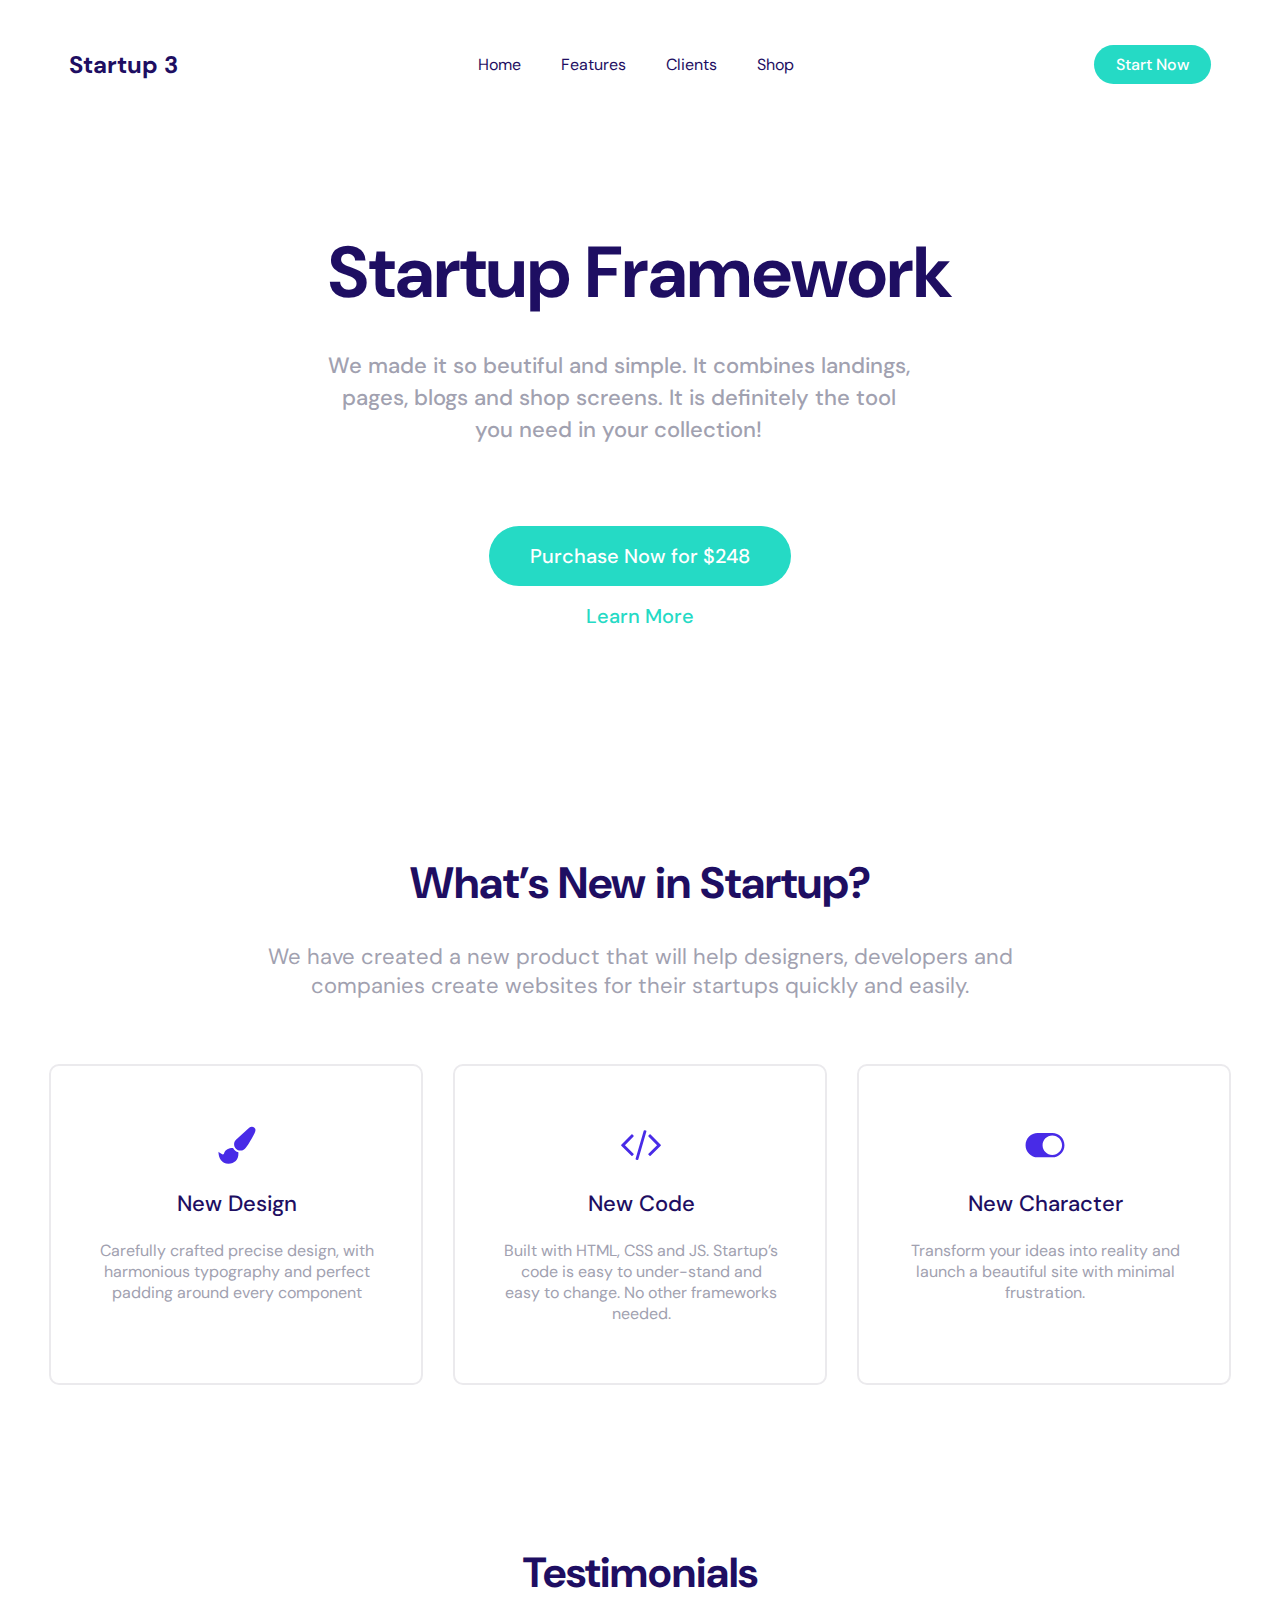
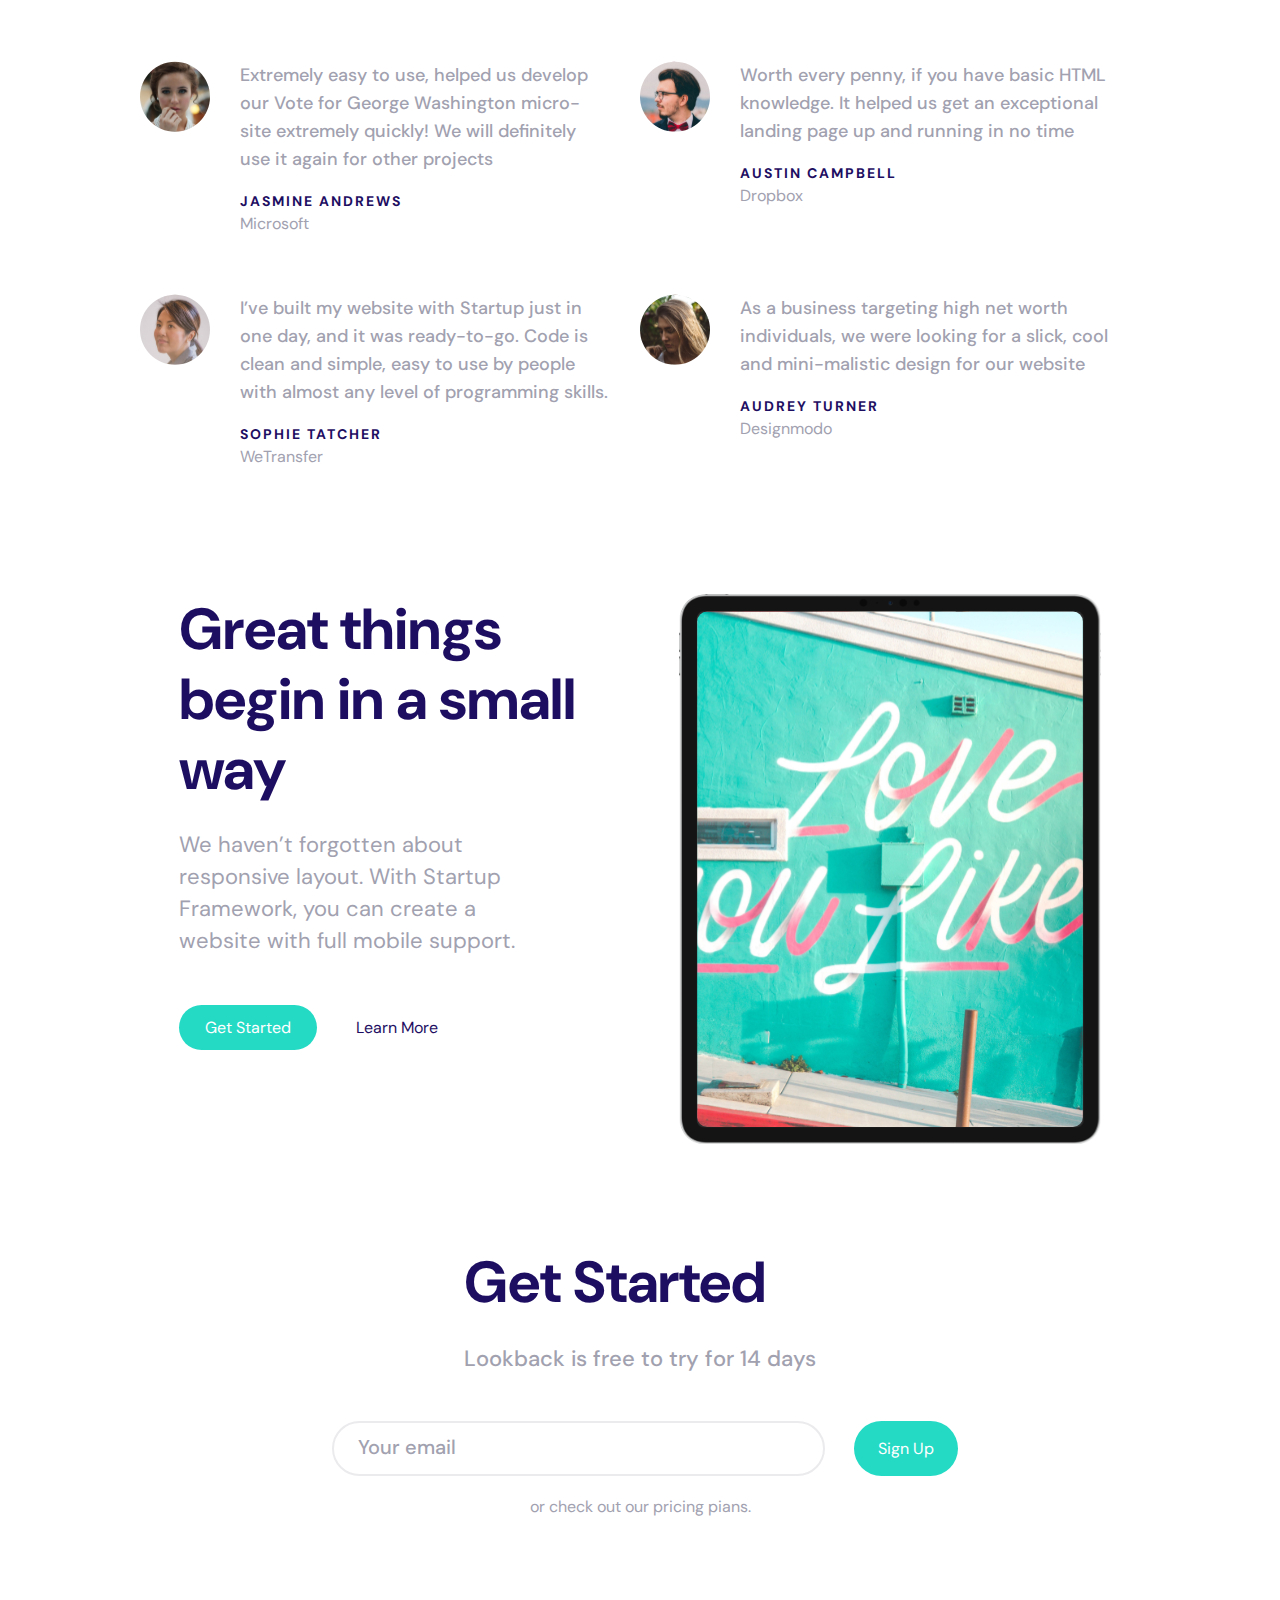
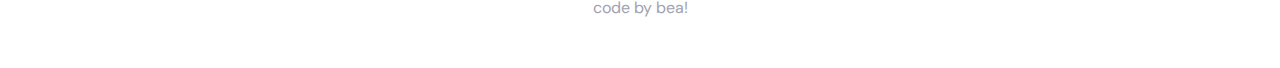
<file: index.html>
<!DOCTYPE html>
<html lang="pt-br">

<head>
    <meta charset="UTF-8">
    <meta name="viewport" content="width=device-width, initial-scale=1.0">
    <link rel="stylesheet" href="/styles/styles.css">
    <link href="https://fonts.googleapis.com/css2?family=DM+Sans:wght@400;500;700&display=swap" rel="stylesheet">
    <title>01</title>
</head>

<body>
    <header class="cabeçalho" id="cabeçalho">

            <p class="empresa_name">Startup 3</p>
            <div class="botoes__header">
                <a href="#" class="botoes__header_options">Home</a>
                <a href="#features" class="botoes__header_options">Features</a>
                <a href="#clients" class="botoes__header_options">Clients</a>
                <a href="#shop" class="botoes__header_options">Shop</a>

            </div>

            <div class="header__buttons">
                <a href="#startnow" class="container_inscrição">Start Now</a>
            </div>
        
    </header>

    <section id="home" class="home">

        <div class="startup_framework">
            <h1 class="startup_framework_title">Startup Framework</h1>
            <p class="startup_framework_text">We made it so beutiful and simple. It combines landings, pages, blogs and
                shop screens. It is definitely the tool you need in your collection! </p>

        </div>

        <div class="container_buttons">
            <a href="#" class="green_button">Purchase Now for $248</a>
            <a href="" class="green_link">Learn More</a>
        </div>
    </section>


    <section id="features" class="features">


        <div class="container__features__texts_boxes">

            <div class="container__features">
                <h1 class="title_feature">What’s New in Startup?</h1>
                <p class="text_feature">We have created a new product that
                    will help designers, developers and companies create websites for their startups quickly and easily.
                </p>
            </div>

            <div class="container_features__content">
                <div class="container_box">
                    <img class="imagem_box" src="/img/brush.svg" alt="">
                    <h3 class="title_box">New Design</h3>
                    <p class="text_box">Carefully crafted precise design, with harmonious typography
                        and perfect padding around every component</p>
                </div>

                <div class="container_box">
                    <img class="imagem_box" src="/img/code.svg" alt="">
                    <h3 class="title_box">New Code</h3>
                    <p class="text_box">Built with HTML, CSS and JS. Startup’s code is easy to
                        under-stand and easy to change. No other frameworks needed.</p>
                </div>

                <div class="container_box">
                    <img class="imagem_box" src="/img/toggle-on.svg" alt="">
                    <h3 class="title_box">New Character</h3>
                    <p class="text_box">Transform your ideas into reality and launch a
                        beautiful site with minimal frustration.</p>
                </div>
            </div>
        </div>

    </section>

    <section id="clients" class="testemunhas">
        <h1 class="title_testemunhas">Testimonials</h1>


        <div class="clientes">

            <div class="container_clientes_first">

                <div class="container_client">
                    <img src="/img/jasmine-icon.svg" alt="" class="icon">
                    <div class="container_textos">
                        <p class="text">Extremely easy to use, helped us develop our Vote
                            for George Washington micro-site extremely quickly! We will definitely use it again for
                            other
                            projects</p>
                        <p class="client_name">Jasmine Andrews</p>
                        <p class="company_name">Microsoft</p>
                    </div>
                </div>

                <div class="container_client">
                    <img src="/img/austin-icon.svg" alt="" class="icon">
                    <div class="container_textos">
                        <p class="text">Worth every penny, if you have basic HTML knowledge. It
                            helped us get an exceptional landing page up and running in no time</p>
                        <p class="client_name">Austin Campbell</p>
                        <p class="company_name">Dropbox</p>
                    </div>
                </div>
            </div>

            <div class="container_clientes_first">
                <div class="container_client">
                    <img src="/img/sophie-icon.svg" alt="" class="icon">
                    <div class="container_textos">
                        <p class="text">I’ve built my website with Startup just in one day, and it was
                            ready-to-go. Code is clean and simple, easy to use by people with almost any level of
                            programming skills.</p>
                        <p class="client_name">Sophie Tatcher</p>
                        <p class="company_name">WeTransfer</p>
                    </div>
                </div>
                <div class="container_client">
                    <img src="/img/audrey-icon.svg" alt="" class="icon">
                    <div class="container_textos">
                        <p class="text">As a business targeting high net worth individuals, we were
                            looking for a slick, cool and mini-malistic design for our website</p>
                        <p class="client_name">Audrey Turner</p>
                        <p class="company_name">Designmodo</p>
                    </div>
                </div>
            </div>


        </div>

    </section>


    <section id="shop" class="container_shop">
        <div class="container_shop_content">
            <div class="container_shop_texts">
                <h2 class="shop_title">Great things begin in a small way</h2>
                <p class="shop_text">We haven’t forgotten about responsive layout.
                    With Startup Framework, you can create a website with full mobile support.</p>
                <div class="links_shop">
                    <a href="" class="shop_button">Get Started</a>
                    <a href="" class="shop_button_link">Learn More</a>
                </div>
            </div>
            <img src="/img/ipadpro.svg" alt="" class="ipad">
        </div>
    </section>


    <section id="startnow" class="container_startnow">
        <div class="startnow_texts">
            <h1 class="title_startnow">Get Started</h1>
            <p class="text_startnow">Lookback is free to try for 14 days</p>
        </div>

        <div class="input_button">
            <input type="email" class="contato_email" placeholder="Your email">
            <a href="#startnow" class="container_startnow_inscrição">Sign Up</a>
        </div>

        <p class="startnow_message">or check out our pricing pians.</p>
    </section>

    <section class="credits">
        <p class="madeby">code by bea!</p>
    </section>

</html>
</file>
<file: styles/styles.css>
@import url('/styles/features.css');
@import url('/styles/clients.css');
@import url('/styles/shop.css');
@import url('/styles/startnow.css');

html {
    scroll-behavior: smooth;
}


:root {
    --preto: #0000;
    --azul-escuro: #1E0E62;
    --branco: #FFFFFF;
    --font: 'DM Sans';
    --roxo: #482BE7;
    --cinza: #A1A1B0;
    --verde-agua: #25DAC5;
}

p {
    margin: 0;
    padding: 0;
}

body {
    background-color: var(--branco);
    box-sizing: border-box;
    font-family: var(--font);
    color: var(--azul-escuro);
    font-size: 16px;

}

#cabeçalho{
    position: fixed;
    top: 0;
    left: 0;
    background: var(--branco);
}

.cabeçalho {
    display: flex;
    align-items: center;
    justify-content: center;
    width: 100%;
    padding: 45px 0 46px 0;

}

.empresa_name {
    font-weight: 700;
    font-size: 24px;
    margin: 0;
}

.botoes__header {
    margin: 0px 300px;
    display: flex;
    justify-content: center;
    gap: 40px;
    font-size: 16px;
    font-family: var(--font);
    text-decoration: none;
}

.botoes__header_options {
    display: flex;
    align-items: center;
    text-decoration: none;
    color: var(--azul-escuro);
}


.header__buttons {
    font-weight: 500;
    align-items: center;
    display: flex;
}

.container_inscrição {
    text-decoration: none;
    color: var(--branco);
    background-color: var(--verde-agua);
    border-radius: 100px;
    padding: 9px 22px;

}

.home{
    display: flex;
    align-items: center;
    justify-content: center;
    flex-direction: column;
    margin-top: 188px;
}



.startup_framework_title {
    font-weight: 700;
    font-size: 72px;
    height: 86px;
    margin: 38px 0;
}

.startup_framework_text {
    text-align: center;
    line-height: 32px;
    font-size: 22px;
    font-weight: 500;
    color: var(--cinza);
    width: 582px;
}

.container_buttons {
    margin-top: 80px;
    display: flex;
    flex-direction: column;
    align-items: center;
    font-weight: 500;
    font-size: 20px;
}

.green_button {
    color: var(--branco);
    text-decoration: none;
    background: var(--verde-agua);
    border-radius: 100px;
    padding: 17px 41px;
}

.green_link{
    margin: 17px 0;
    text-decoration: none;
    color: var(--verde-agua);
}

.madeby{
    display: flex;
    justify-content: center;
    margin-top: 80px;
    font-weight: 400;
    color: var(--cinza);
    margin-bottom: 50px;
}
</file>
